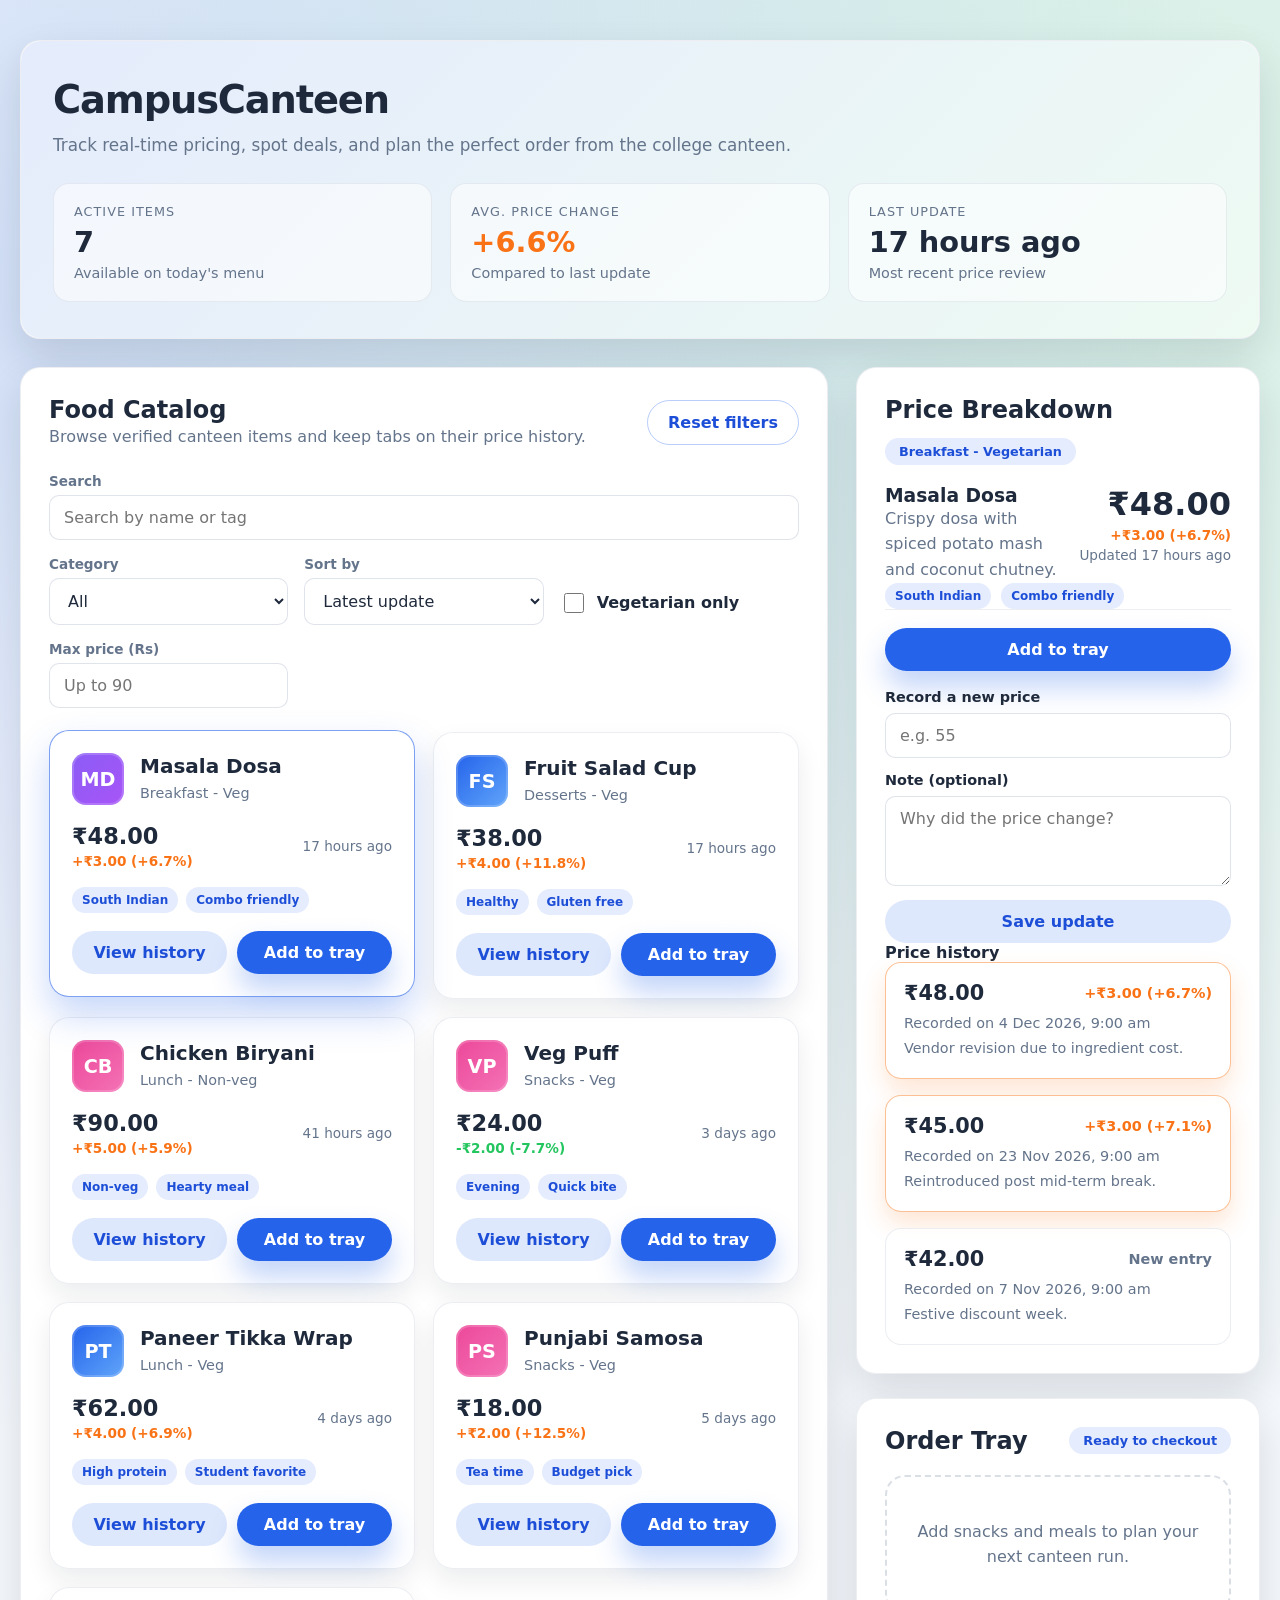
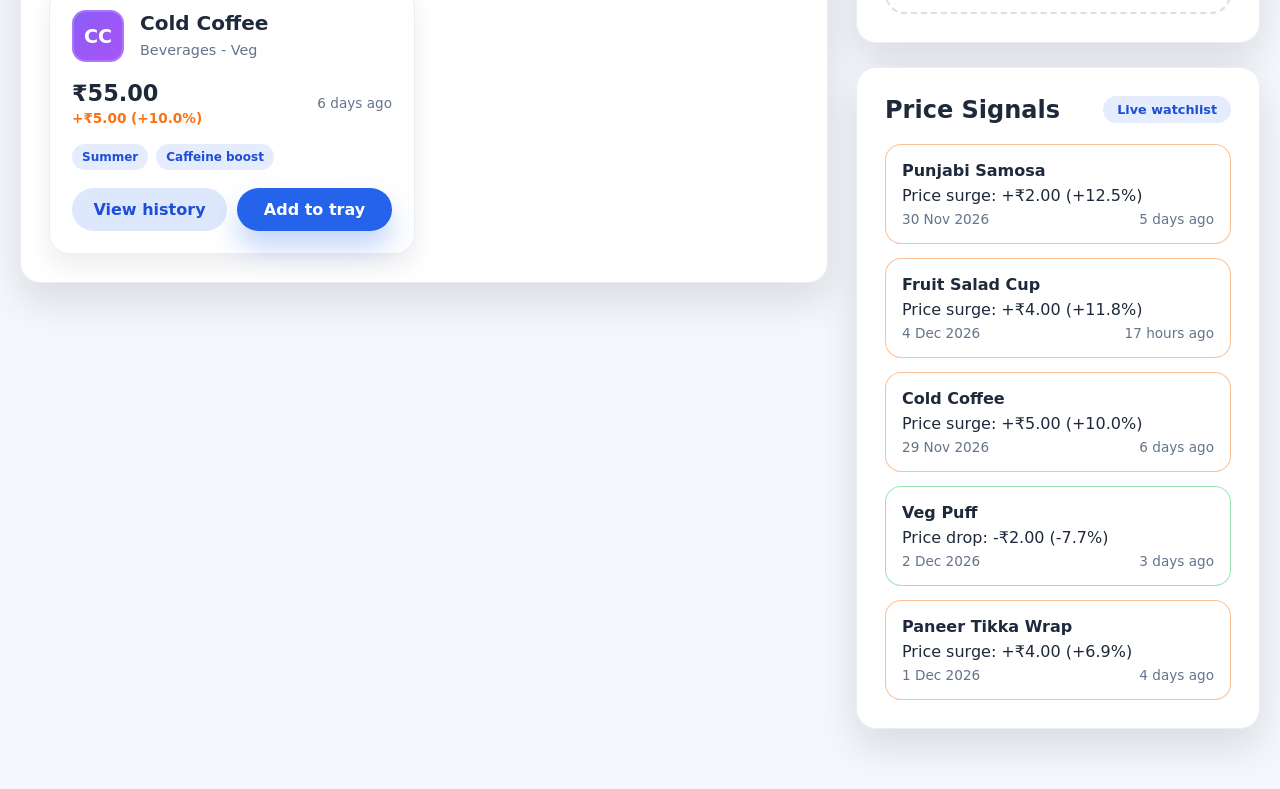
<file: index.html>
<!DOCTYPE html>
<html lang="en">
<head>
    <meta charset="UTF-8">
    <meta name="viewport" content="width=device-width, initial-scale=1.0">
    <title>CampusCanteen | Food Price Tracker</title>
    <link rel="stylesheet" href="./assets/styles.css">
    <script defer src="./scripts/app.js"></script>
</head>
<body>
    <div class="app-shell">
        <header class="topbar card">
            <div class="branding">
                <h1>CampusCanteen</h1>
                <p>Track real-time pricing, spot deals, and plan the perfect order from the college canteen.</p>
            </div>
            <div class="topbar-stats">
                <article class="stat">
                    <span class="label">Active Items</span>
                    <span class="value" data-stat-items>0</span>
                    <span class="helper">Available on today's menu</span>
                </article>
                <article class="stat">
                    <span class="label">Avg. Price Change</span>
                    <span class="value" data-stat-change>0%</span>
                    <span class="helper">Compared to last update</span>
                </article>
                <article class="stat">
                    <span class="label">Last Update</span>
                    <span class="value" data-stat-updated>--</span>
                    <span class="helper">Most recent price review</span>
                </article>
            </div>
        </header>

        <main class="dashboard">
            <section class="catalog card">
                <div class="catalog-header">
                    <div>
                        <h2>Food Catalog</h2>
                        <p>Browse verified canteen items and keep tabs on their price history.</p>
                    </div>
                    <button type="button" class="ghost" data-action="reset-filters">Reset filters</button>
                </div>

                <form class="filters" autocomplete="off">
                    <label class="search">
                        <span class="label">Search</span>
                        <input type="search" name="search" placeholder="Search by name or tag" data-filter-search>
                    </label>
                    <label>
                        <span class="label">Category</span>
                        <select name="category" data-filter-category>
                            <option value="all">All</option>
                        </select>
                    </label>
                    <label>
                        <span class="label">Sort by</span>
                        <select name="sort" data-filter-sort>
                            <option value="updated-desc">Latest update</option>
                            <option value="price-asc">Price: Low to High</option>
                            <option value="price-desc">Price: High to Low</option>
                            <option value="name-asc">Name: A to Z</option>
                        </select>
                    </label>
                    <label class="toggle">
                        <input type="checkbox" data-filter-veg>
                        <span>Vegetarian only</span>
                    </label>
                    <label>
                        <span class="label">Max price (Rs)</span>
                        <input type="number" min="0" step="1" data-filter-max-price placeholder="No limit">
                    </label>
                </form>

                <div class="item-grid" data-item-grid>
                    <p class="empty-state">No items match your filters yet. Try tweaking the search criteria.</p>
                </div>
            </section>

            <aside class="sidebars">
                <section class="panel card" data-selected-panel>
                    <header class="panel-header">
                        <h2>Price Breakdown</h2>
                        <span class="chip" data-selected-chip>Pick an item to view insights</span>
                    </header>
                    <div class="selected-item" data-selected-item>
                        <p class="empty-state">Select an item from the catalog to review its price history and record changes.</p>
                    </div>
                </section>

                <section class="panel card" data-cart-panel>
                    <header class="panel-header">
                        <h2>Order Tray</h2>
                        <span class="chip" data-cart-chip>Ready to checkout</span>
                    </header>
                    <div class="cart" data-cart-container>
                        <p class="empty-state">Add snacks and meals to plan your next canteen run.</p>
                    </div>
                </section>

                <section class="panel card" data-insights-panel>
                    <header class="panel-header">
                        <h2>Price Signals</h2>
                        <span class="chip">Live watchlist</span>
                    </header>
                    <ul class="signal-list" data-signal-list>
                        <li class="empty-state">Price drops and surges appear here as you add updates.</li>
                    </ul>
                </section>
            </aside>
        </main>
    </div>
</body>
</html>
</file>
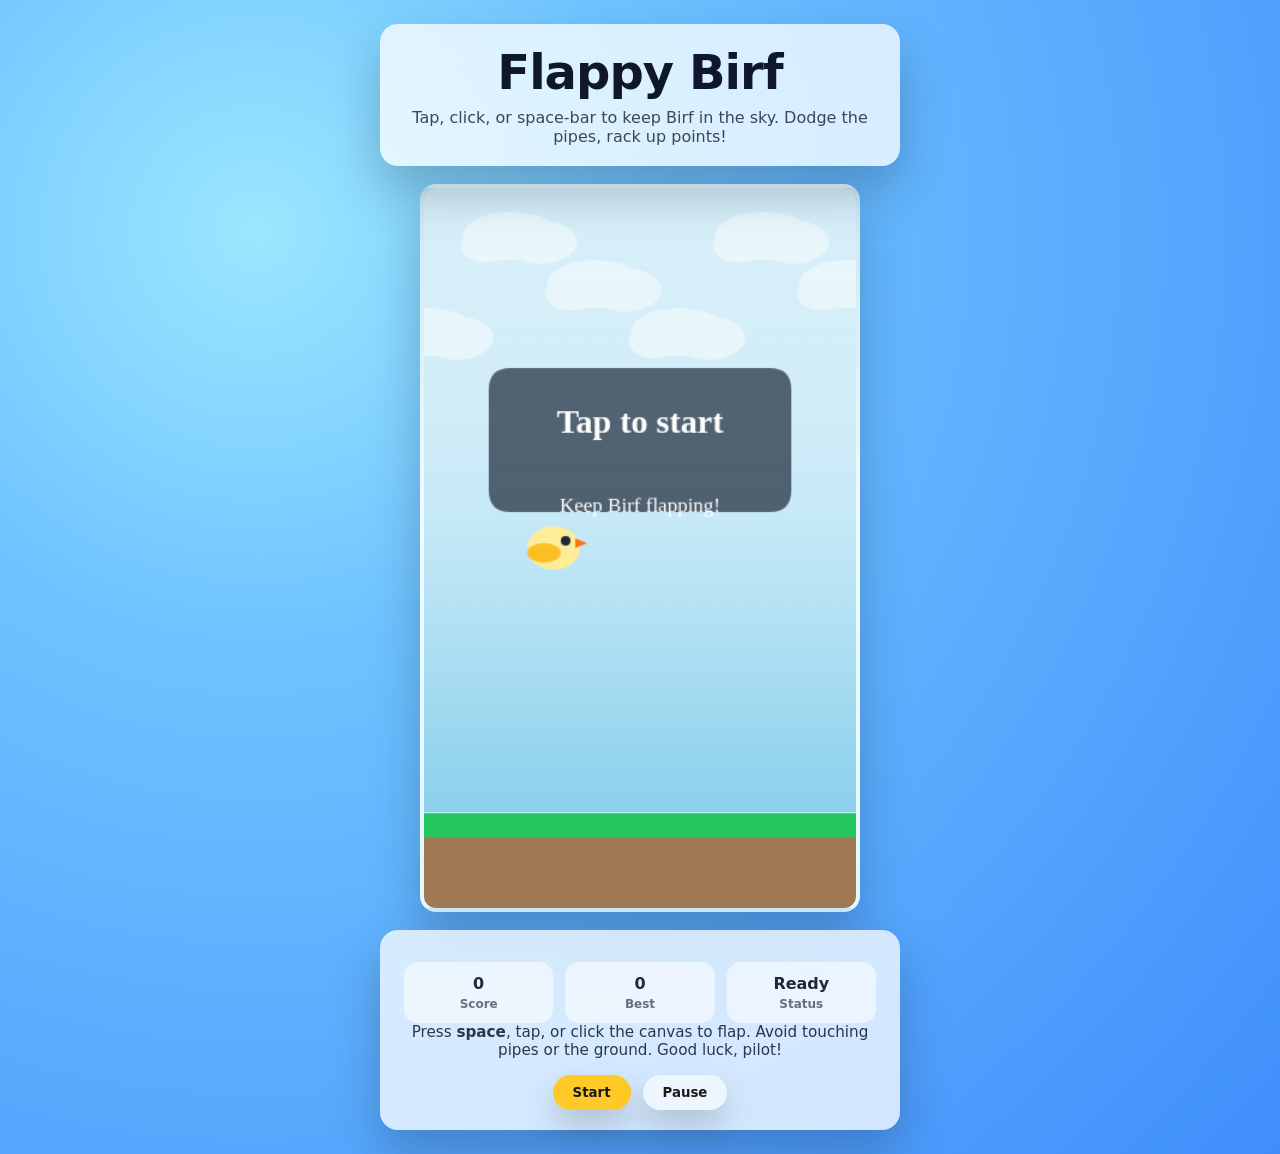
<file: inde.html>
<!doctype html>
<html lang="en">
<head>
    <meta charset="utf-8">
    <meta name="viewport" content="width=device-width, initial-scale=1">
    <title>Flappy Birf</title>
    <style>
        :root {
            color-scheme: light dark;
            --bg: radial-gradient(circle at 20% 20%, #9be7ff 0%, #6ec3ff 30%, #3f8efc 100%);
            --card: rgba(255, 255, 255, 0.75);
            --text: #0f172a;
            --accent: #ffca28;
            --shadow: 0 24px 48px rgba(15, 23, 42, 0.25);
        }

        @media (prefers-color-scheme: dark) {
            :root {
                --bg: radial-gradient(circle at 20% 20%, #334155 0%, #1e293b 60%, #0f172a 100%);
                --card: rgba(15, 23, 42, 0.72);
                --text: #e2e8f0;
                --accent: #fbbf24;
                --shadow: 0 20px 44px rgba(0, 0, 0, 0.45);
            }
        }

        * {
            box-sizing: border-box;
        }

        body {
            margin: 0;
            min-height: 100vh;
            font-family: "Inter", "Segoe UI", system-ui, sans-serif;
            display: flex;
            align-items: center;
            justify-content: center;
            background: var(--bg);
            color: var(--text);
            padding: 24px;
        }

        .game-wrapper {
            width: min(520px, 100%);
            display: grid;
            gap: 18px;
            justify-items: center;
            text-align: center;
        }

        .panel {
            width: 100%;
            background: var(--card);
            backdrop-filter: blur(16px);
            border-radius: 18px;
            padding: 20px 24px;
            box-shadow: var(--shadow);
        }

        h1 {
            margin: 0 0 8px;
            font-size: clamp(2.2rem, 5vw, 3rem);
            letter-spacing: -0.02em;
        }

        .tagline {
            margin: 0;
            opacity: 0.78;
        }

        canvas {
            width: 100%;
            height: auto;
            max-width: 440px;
            border-radius: 16px;
            border: 4px solid rgba(255, 255, 255, 0.55);
            background:
                linear-gradient(#87ceeb 0%, #e0f6ff 45%, #c1f0ff 100%);
            box-shadow: var(--shadow);
        }

        .scoreboard {
            display: grid;
            grid-template-columns: repeat(3, minmax(0, 1fr));
            gap: 12px;
            margin-top: 12px;
        }

        .stat {
            background: rgba(255, 255, 255, 0.55);
            border-radius: 14px;
            padding: 12px;
            font-weight: 600;
            color: #1f2937;
        }

        .stat span {
            display: block;
            font-size: 0.75rem;
            opacity: 0.65;
            margin-top: 4px;
        }

        @media (prefers-color-scheme: dark) {
            .stat {
                background: rgba(15, 23, 42, 0.6);
                color: #e2e8f0;
            }

            canvas {
                border-color: rgba(148, 163, 184, 0.36);
            }
        }

        .hint {
            margin: 0;
            font-size: 0.95rem;
            opacity: 0.85;
        }

        .actions {
            margin-top: 16px;
            display: flex;
            justify-content: center;
            gap: 12px;
            flex-wrap: wrap;
        }

        button {
            border: none;
            border-radius: 999px;
            padding: 10px 20px;
            font-weight: 600;
            font-family: inherit;
            cursor: pointer;
            background: var(--accent);
            color: #1c1917;
            box-shadow: 0 16px 32px rgba(0, 0, 0, 0.18);
            transition: transform 160ms ease, box-shadow 160ms ease;
        }

        button:hover {
            transform: translateY(-2px);
            box-shadow: 0 20px 36px rgba(0, 0, 0, 0.22);
        }

        button:active {
            transform: translateY(1px);
        }

        .ghost {
            background: rgba(255, 255, 255, 0.6);
        }
    </style>
</head>
<body>
    <div class="game-wrapper">
        <div class="panel">
            <h1>Flappy Birf</h1>
            <p class="tagline">Tap, click, or space-bar to keep Birf in the sky. Dodge the pipes, rack up points!</p>
        </div>

        <canvas id="game" width="360" height="600" aria-label="Flappy Birf game area" role="img"></canvas>

        <div class="panel">
            <div class="scoreboard">
                <div class="stat">
                    <div id="score">0</div>
                    <span>Score</span>
                </div>
                <div class="stat">
                    <div id="best">0</div>
                    <span>Best</span>
                </div>
                <div class="stat">
                    <div id="status">Ready</div>
                    <span>Status</span>
                </div>
            </div>
            <p class="hint">Press <strong>space</strong>, tap, or click the canvas to flap. Avoid touching pipes or the ground. Good luck, pilot!</p>
            <div class="actions">
                <button id="startButton">Start</button>
                <button id="pauseButton" class="ghost">Pause</button>
            </div>
        </div>
    </div>

    <script>
        const canvas = document.getElementById("game");
        const ctx = canvas.getContext("2d");
        const scoreEl = document.getElementById("score");
        const bestEl = document.getElementById("best");
        const statusEl = document.getElementById("status");
        const startButton = document.getElementById("startButton");
        const pauseButton = document.getElementById("pauseButton");

        const GROUND_HEIGHT = 80;
        const BIRD = {
            x: canvas.width * 0.3,
            y: canvas.height / 2,
            radius: 18,
            velocity: 0
        };

        const SETTINGS = {
            gravity: 0.35,
            jumpStrength: -7.8,
            pipeSpeed: 2.8,
            pipeGap: 150,
            pipeWidth: 70,
            spawnInterval: 1500
        };

        const COLORS = {
            bird: "#ffec99",
            wing: "#fbbf24",
            eye: "#1f2937",
            pipe: "#38bdf8",
            pipeDark: "#0284c7",
            ground: "#9f7a54",
            grass: "#22c55e"
        };

        let pipes = [];
        let lastSpawn = 0;
        let score = 0;
        let bestScore = Number(localStorage.getItem("flappy-birf-best")) || 0;
        let animationId = null;
        let lastTime = 0;
        let state = "ready"; // ready, playing, paused, dead

        bestEl.textContent = bestScore.toString();

        function resetGame() {
            pipes = [];
            score = 0;
            BIRD.y = canvas.height / 2;
            BIRD.velocity = 0;
            lastSpawn = 0;
            lastTime = performance.now();
            scoreEl.textContent = "0";
            updateStatus("Ready");
            renderFrame(lastTime);
        }

        function startGame() {
            if (state === "playing") {
                return;
            }
            if (state === "dead") {
                resetGame();
            }
            state = "playing";
            updateStatus("Flying");
            lastTime = performance.now();
            cancelAnimationFrame(animationId);
            animationId = requestAnimationFrame(loop);
        }

        function pauseGame() {
            if (state !== "playing") {
                return;
            }
            state = "paused";
            updateStatus("Paused");
            cancelAnimationFrame(animationId);
        }

        function resumeGame() {
            if (state !== "paused") {
                return;
            }
            state = "playing";
            updateStatus("Flying");
            lastTime = performance.now();
            animationId = requestAnimationFrame(loop);
        }

        function handlePauseClick() {
            if (state === "playing") {
                pauseGame();
                pauseButton.textContent = "Resume";
            } else if (state === "paused") {
                resumeGame();
                pauseButton.textContent = "Pause";
            }
        }

        function updateStatus(text) {
            statusEl.textContent = text;
        }

        function spawnPipe() {
            const margin = 50;
            const maxGapCenter = canvas.height - GROUND_HEIGHT - margin;
            const minGapCenter = margin;
            const gapCenter = Math.random() * (maxGapCenter - minGapCenter) + minGapCenter;
            pipes.push({
                x: canvas.width + SETTINGS.pipeWidth,
                gapCenter,
                scored: false
            });
        }

        function flap() {
            if (state === "ready") {
                startGame();
            }
            if (state !== "playing" && state !== "paused") {
                return;
            }
            if (state === "paused") {
                resumeGame();
            }
            BIRD.velocity = SETTINGS.jumpStrength;
        }

        function loop(timestamp) {
            const delta = timestamp - lastTime;
            lastTime = timestamp;

            update(delta);
            renderFrame(timestamp);

            if (state === "playing") {
                animationId = requestAnimationFrame(loop);
            }
        }

        function update(delta) {
            if (state !== "playing") {
                return;
            }

            BIRD.velocity += SETTINGS.gravity;
            BIRD.y += BIRD.velocity;

            if (BIRD.y - BIRD.radius < 0) {
                BIRD.y = BIRD.radius;
                BIRD.velocity = 0;
            }

            pipes.forEach(pipe => {
                pipe.x -= SETTINGS.pipeSpeed;
            });

            pipes = pipes.filter(pipe => pipe.x + SETTINGS.pipeWidth > -10);

            if (lastSpawn === 0 || performance.now() - lastSpawn > SETTINGS.spawnInterval) {
                spawnPipe();
                lastSpawn = performance.now();
            }

            pipes.forEach(pipe => {
                const halfGap = SETTINGS.pipeGap / 2;
                const topPipeBottom = pipe.gapCenter - halfGap;
                const bottomPipeTop = pipe.gapCenter + halfGap;

                if (!pipe.scored && pipe.x + SETTINGS.pipeWidth < BIRD.x - BIRD.radius) {
                    pipe.scored = true;
                    score += 1;
                    scoreEl.textContent = score.toString();
                    if (score > bestScore) {
                        bestScore = score;
                        bestEl.textContent = bestScore.toString();
                        localStorage.setItem("flappy-birf-best", bestScore);
                    }
                }

                const inPipeX = BIRD.x + BIRD.radius > pipe.x && BIRD.x - BIRD.radius < pipe.x + SETTINGS.pipeWidth;
                const hitTop = BIRD.y - BIRD.radius < topPipeBottom;
                const hitBottom = BIRD.y + BIRD.radius > bottomPipeTop;

                if (inPipeX && (hitTop || hitBottom)) {
                    gameOver();
                }
            });

            if (BIRD.y + BIRD.radius >= canvas.height - GROUND_HEIGHT) {
                BIRD.y = canvas.height - GROUND_HEIGHT - BIRD.radius;
                gameOver();
            }
        }

        function gameOver() {
            if (state === "dead") {
                return;
            }
            state = "dead";
            updateStatus("Birf bonked!");
            pauseButton.textContent = "Pause";
            cancelAnimationFrame(animationId);
        }

        function renderFrame(timestamp) {
            ctx.clearRect(0, 0, canvas.width, canvas.height);
            drawBackground();
            drawPipes();
            drawGround(timestamp);
            drawBird();

            if (state === "ready") {
                drawMessage("Tap to start", "Keep Birf flapping!");
            } else if (state === "dead") {
                drawMessage("Birf bonked!", "Press Start to try again");
            } else if (state === "paused") {
                drawMessage("Paused", "Press Resume to continue");
            }
        }

        function drawBackground() {
            const skyGradient = ctx.createLinearGradient(0, 0, 0, canvas.height - GROUND_HEIGHT);
            skyGradient.addColorStop(0, "rgba(255, 255, 255, 0.65)");
            skyGradient.addColorStop(1, "rgba(135, 206, 235, 0.95)");
            ctx.fillStyle = skyGradient;
            ctx.fillRect(0, 0, canvas.width, canvas.height - GROUND_HEIGHT);

            ctx.fillStyle = "rgba(255, 255, 255, 0.45)";
            for (let i = 0; i < 8; i++) {
                const cloudX = (i * 70 + (performance.now() / 20)) % (canvas.width + 140) - 140;
                const cloudY = 40 + (i % 3) * 40;
                ctx.beginPath();
                ctx.ellipse(cloudX, cloudY, 40, 20, 0, 0, Math.PI * 2);
                ctx.ellipse(cloudX + 25, cloudY + 5, 30, 18, 0, 0, Math.PI * 2);
                ctx.ellipse(cloudX - 20, cloudY + 8, 22, 14, 0, 0, Math.PI * 2);
                ctx.fill();
            }
        }

        function drawPipes() {
            pipes.forEach(pipe => {
                const halfGap = SETTINGS.pipeGap / 2;
                const topPipeHeight = pipe.gapCenter - halfGap;
                const bottomPipeY = pipe.gapCenter + halfGap;

                ctx.fillStyle = COLORS.pipe;
                ctx.fillRect(pipe.x, 0, SETTINGS.pipeWidth, topPipeHeight);
                ctx.fillRect(pipe.x - 6, topPipeHeight - 16, SETTINGS.pipeWidth + 12, 16);

                ctx.fillRect(pipe.x, bottomPipeY, SETTINGS.pipeWidth, canvas.height - GROUND_HEIGHT - bottomPipeY);
                ctx.fillRect(pipe.x - 6, bottomPipeY, SETTINGS.pipeWidth + 12, 16);

                ctx.fillStyle = COLORS.pipeDark;
                ctx.fillRect(pipe.x + SETTINGS.pipeWidth - 10, 0, 10, topPipeHeight);
                ctx.fillRect(pipe.x + SETTINGS.pipeWidth - 10, bottomPipeY, 10, canvas.height - GROUND_HEIGHT - bottomPipeY);
            });
        }

        function drawGround(timestamp) {
            const wave = Math.sin(timestamp / 200) * 4;
            ctx.fillStyle = COLORS.grass;
            ctx.fillRect(0, canvas.height - GROUND_HEIGHT + wave, canvas.width, 20);
            ctx.fillStyle = COLORS.ground;
            ctx.fillRect(0, canvas.height - GROUND_HEIGHT + 20 + wave, canvas.width, GROUND_HEIGHT - 20 - wave);
        }

        function drawBird() {
            ctx.save();
            ctx.translate(BIRD.x, BIRD.y);
            const rotation = Math.max(-0.6, Math.min(0.6, BIRD.velocity / 10));
            ctx.rotate(rotation);

            ctx.fillStyle = COLORS.bird;
            ctx.beginPath();
            ctx.ellipse(0, 0, BIRD.radius + 4, BIRD.radius, 0, 0, Math.PI * 2);
            ctx.fill();

            ctx.fillStyle = COLORS.wing;
            ctx.beginPath();
            ctx.ellipse(-8, 4, 14, 8, 0, 0, Math.PI * 2);
            ctx.fill();

            ctx.fillStyle = COLORS.eye;
            ctx.beginPath();
            ctx.arc(10, -6, 4, 0, Math.PI * 2);
            ctx.fill();

            ctx.fillStyle = "#f97316";
            ctx.beginPath();
            ctx.moveTo(18, 0);
            ctx.lineTo(28, -4);
            ctx.lineTo(18, -8);
            ctx.closePath();
            ctx.fill();

            ctx.restore();
        }

        function drawMessage(title, subtitle) {
            ctx.save();
            ctx.fillStyle = "rgba(15, 23, 42, 0.65)";
            ctx.roundRect(canvas.width * 0.15, canvas.height * 0.25, canvas.width * 0.7, 120, 18);
            ctx.fill();

            ctx.fillStyle = "white";
            ctx.font = "bold 28px Inter";
            ctx.textAlign = "center";
            ctx.fillText(title, canvas.width / 2, canvas.height * 0.34);

            ctx.font = "17px Inter";
            ctx.fillText(subtitle, canvas.width / 2, canvas.height * 0.39 + 36);
            ctx.restore();
        }

        CanvasRenderingContext2D.prototype.roundRect = function (x, y, width, height, radius) {
            if (typeof radius === "number") {
                radius = { tl: radius, tr: radius, br: radius, bl: radius };
            } else {
                const defaultRadius = { tl: 0, tr: 0, br: 0, bl: 0 };
                for (const side in defaultRadius) {
                    radius[side] = radius[side] || defaultRadius[side];
                }
            }

            this.beginPath();
            this.moveTo(x + radius.tl, y);
            this.lineTo(x + width - radius.tr, y);
            this.quadraticCurveTo(x + width, y, x + width, y + radius.tr);
            this.lineTo(x + width, y + height - radius.br);
            this.quadraticCurveTo(x + width, y + height, x + width - radius.br, y + height);
            this.lineTo(x + radius.bl, y + height);
            this.quadraticCurveTo(x, y + height, x, y + height - radius.bl);
            this.lineTo(x, y + radius.tl);
            this.quadraticCurveTo(x, y, x + radius.tl, y);
            this.closePath();
            return this;
        };

        document.addEventListener("keydown", event => {
            if (event.code === "Space") {
                event.preventDefault();
                flap();
            }
        });

        canvas.addEventListener("pointerdown", flap);
        startButton.addEventListener("click", startGame);
        pauseButton.addEventListener("click", handlePauseClick);

        resetGame();
    </script>
</body>
</html>
</file>
<file: assets/styles.css>
:root {
    color-scheme: light;
    --bg: #f4f7fb;
    --bg-dark: #0f172a;
    --surface: #ffffff;
    --surface-dark: rgba(15, 23, 42, 0.75);
    --text: #1e293b;
    --text-muted: #64748b;
    --primary: #2563eb;
    --primary-soft: rgba(37, 99, 235, 0.12);
    --primary-strong: #1d4ed8;
    --accent: #22c55e;
    --danger: #ef4444;
    --radius-lg: 20px;
    --radius-md: 16px;
    --radius-sm: 10px;
    --shadow: 0 18px 40px rgba(15, 23, 42, 0.12);
    --shadow-soft: 0 12px 26px rgba(15, 23, 42, 0.08);
    --border: 1px solid rgba(148, 163, 184, 0.18);
    --font-sans: "Inter", "Segoe UI", system-ui, -apple-system, BlinkMacSystemFont, sans-serif;
}

@media (prefers-color-scheme: dark) {
    :root {
        color-scheme: dark;
        --bg: #0f172a;
        --surface: rgba(15, 23, 42, 0.7);
        --text: #e2e8f0;
        --text-muted: #94a3b8;
        --primary-soft: rgba(59, 130, 246, 0.22);
        --shadow: 0 26px 48px rgba(2, 6, 23, 0.55);
        --border: 1px solid rgba(148, 163, 184, 0.24);
    }
}

* {
    box-sizing: border-box;
}

body {
    margin: 0;
    font-family: var(--font-sans);
    background:
        radial-gradient(circle at 8% 12%, rgba(37, 99, 235, 0.16), transparent 48%),
        radial-gradient(circle at 88% 8%, rgba(34, 197, 94, 0.14), transparent 50%),
        var(--bg);
    color: var(--text);
    min-height: 100vh;
    padding: 40px 20px 60px;
}

h1, h2, h3, h4, h5, h6 {
    font-family: var(--font-sans);
    font-weight: 700;
    color: inherit;
    margin: 0;
}

p {
    margin: 0;
    line-height: 1.6;
}

a {
    color: inherit;
}

.app-shell {
    max-width: 1280px;
    margin: 0 auto;
    display: grid;
    gap: 28px;
}

.card {
    background: var(--surface);
    border-radius: var(--radius-lg);
    box-shadow: var(--shadow);
    border: var(--border);
    padding: 28px;
    backdrop-filter: blur(16px);
}

.topbar {
    display: grid;
    gap: 24px;
    padding: 36px 32px;
    position: relative;
    overflow: hidden;
}

.topbar::after {
    content: "";
    position: absolute;
    inset: 0;
    background: linear-gradient(135deg, rgba(37, 99, 235, 0.12), rgba(34, 197, 94, 0.08));
    pointer-events: none;
    z-index: 0;
    border-radius: inherit;
}

.topbar > * {
    position: relative;
    z-index: 1;
}

.branding {
    display: grid;
    gap: 10px;
}

.branding h1 {
    font-size: clamp(2.2rem, 3vw, 2.8rem);
    letter-spacing: -0.03em;
}

.branding p {
    color: var(--text-muted);
    font-size: 1.05rem;
}

.topbar-stats {
    display: grid;
    gap: 18px;
}

@media (min-width: 720px) {
    .topbar-stats {
        grid-template-columns: repeat(3, minmax(0, 1fr));
    }
}

.stat {
    display: grid;
    gap: 6px;
    background: rgba(255, 255, 255, 0.55);
    border-radius: var(--radius-md);
    padding: 20px;
    border: 1px solid rgba(148, 163, 184, 0.18);
}

@media (prefers-color-scheme: dark) {
    .stat {
        background: rgba(15, 23, 42, 0.65);
    }
}

.stat .label {
    font-size: 0.8rem;
    letter-spacing: 0.08em;
    text-transform: uppercase;
    color: var(--text-muted);
}

.stat .value {
    font-size: 1.8rem;
    font-weight: 700;
}

.stat .helper {
    font-size: 0.9rem;
    color: var(--text-muted);
}

.dashboard {
    display: grid;
    gap: 28px;
}

@media (min-width: 1100px) {
    .dashboard {
        grid-template-columns: minmax(0, 2fr) minmax(320px, 1fr);
        align-items: flex-start;
    }
}

.catalog {
    display: grid;
    gap: 24px;
}

.catalog-header {
    display: flex;
    flex-wrap: wrap;
    align-items: center;
    justify-content: space-between;
    gap: 18px;
}

.catalog-header p {
    color: var(--text-muted);
}

.filters {
    display: grid;
    gap: 16px;
    grid-template-columns: repeat(auto-fit, minmax(180px, 1fr));
}

.filters input,
.filters select,
.filters textarea {
    width: 100%;
    padding: 12px 14px;
    border-radius: var(--radius-sm);
    border: 1px solid rgba(148, 163, 184, 0.3);
    font: inherit;
    color: inherit;
    background: rgba(255, 255, 255, 0.86);
    transition: border 0.2s ease, box-shadow 0.2s ease;
}

.filters input:focus,
.filters select:focus,
.filters textarea:focus {
    outline: none;
    border-color: rgba(37, 99, 235, 0.55);
    box-shadow: 0 0 0 4px rgba(37, 99, 235, 0.2);
}

.filters .label {
    display: block;
    font-size: 0.85rem;
    font-weight: 600;
    margin-bottom: 6px;
    color: var(--text-muted);
}

.filters .toggle {
    display: flex;
    align-items: center;
    gap: 10px;
    padding-top: 24px;
    font-weight: 600;
}

.filters .toggle input {
    width: 20px;
    height: 20px;
}

.filters .search {
    grid-column: 1 / -1;
}

.item-grid {
    display: grid;
    gap: 18px;
}

@media (min-width: 680px) {
    .item-grid {
        grid-template-columns: repeat(auto-fill, minmax(240px, 1fr));
    }
}

.empty-state {
    margin: 0;
    text-align: center;
    padding: 42px 18px;
    border-radius: var(--radius-lg);
    border: 2px dashed rgba(148, 163, 184, 0.35);
    color: var(--text-muted);
    background: rgba(255, 255, 255, 0.7);
}

.item-card {
    display: grid;
    gap: 18px;
    padding: 22px;
    border-radius: var(--radius-lg);
    border: var(--border);
    background: rgba(255, 255, 255, 0.78);
    box-shadow: var(--shadow-soft);
    transition: transform 0.18s ease, box-shadow 0.18s ease;
}

@media (prefers-color-scheme: dark) {
    .item-card {
        background: rgba(15, 23, 42, 0.75);
    }
}

.item-card:hover {
    transform: translateY(-4px);
    box-shadow: 0 18px 32px rgba(15, 23, 42, 0.2);
}

.item-card--active {
    border-color: rgba(37, 99, 235, 0.6);
    box-shadow: 0 18px 36px rgba(37, 99, 235, 0.25);
    transform: translateY(-2px);
}

.item-card__header {
    display: grid;
    grid-template-columns: auto 1fr;
    gap: 16px;
    align-items: center;
}

.item-card__avatar {
    width: 52px;
    height: 52px;
    border-radius: 14px;
    display: grid;
    place-items: center;
    font-weight: 700;
    font-size: 1.2rem;
    color: #fff;
    background: var(--primary);
    box-shadow: inset 0 0 0 2px rgba(255, 255, 255, 0.18);
}

.item-card__title {
    font-size: 1.25rem;
    margin-bottom: 4px;
}

.item-card__subtitle {
    margin: 0;
    color: var(--text-muted);
    font-size: 0.9rem;
}

.item-card__meta {
    display: flex;
    align-items: center;
    justify-content: space-between;
    flex-wrap: wrap;
    gap: 10px;
}

.price {
    display: grid;
    gap: 4px;
}

.price__value {
    font-size: 1.4rem;
    font-weight: 700;
}

.price__delta {
    font-size: 0.85rem;
    font-weight: 600;
}

.price__delta--up {
    color: #f97316;
}

.price__delta--down {
    color: var(--accent);
}

.price__delta--flat {
    color: var(--text-muted);
}

.item-card__updated {
    font-size: 0.85rem;
    color: var(--text-muted);
}

.item-card__tags {
    display: flex;
    flex-wrap: wrap;
    gap: 8px;
}

.tag {
    font-size: 0.75rem;
    font-weight: 600;
    padding: 6px 10px;
    border-radius: 999px;
    background: rgba(37, 99, 235, 0.12);
    color: var(--primary-strong);
}

.item-card__actions {
    display: grid;
    gap: 10px;
}

@media (min-width: 520px) {
    .item-card__actions {
        grid-template-columns: repeat(2, minmax(0, 1fr));
    }
}

button {
    font: inherit;
    padding: 12px 20px;
    border-radius: 999px;
    border: none;
    cursor: pointer;
    font-weight: 600;
    transition: transform 0.18s ease, box-shadow 0.18s ease, background 0.18s ease;
}

button:focus-visible {
    outline: 3px solid rgba(37, 99, 235, 0.45);
    outline-offset: 2px;
}

.primary {
    background: var(--primary);
    color: #fff;
    box-shadow: 0 16px 28px rgba(37, 99, 235, 0.28);
}

.primary:hover {
    background: var(--primary-strong);
    transform: translateY(-1px);
}

.ghost {
    background: transparent;
    color: var(--primary-strong);
    border: 1px solid rgba(37, 99, 235, 0.32);
}

.ghost:hover {
    background: rgba(37, 99, 235, 0.1);
}

.secondary {
    background: rgba(37, 99, 235, 0.15);
    color: var(--primary-strong);
}

.secondary:hover {
    background: rgba(37, 99, 235, 0.25);
}

.danger {
    background: rgba(239, 68, 68, 0.15);
    color: #b91c1c;
}

.danger:hover {
    background: rgba(239, 68, 68, 0.25);
}

.sidebars {
    display: grid;
    gap: 24px;
    position: sticky;
    top: 32px;
}

@media (max-width: 1099px) {
    .sidebars {
        position: static;
    }
}

.panel {
    display: grid;
    gap: 20px;
}

.panel-header {
    display: flex;
    align-items: center;
    justify-content: space-between;
    gap: 14px;
    flex-wrap: wrap;
}

.chip {
    display: inline-flex;
    align-items: center;
    gap: 6px;
    padding: 6px 14px;
    border-radius: 999px;
    background: rgba(37, 99, 235, 0.12);
    color: var(--primary-strong);
    font-size: 0.8rem;
    font-weight: 600;
}

.selected-item__header {
    display: grid;
    gap: 16px;
}

@media (min-width: 540px) {
    .selected-item__header {
        grid-template-columns: 1fr auto;
        align-items: flex-start;
    }
}

.selected-item__price {
    display: grid;
    gap: 4px;
    text-align: right;
}

.selected-item__price .price__value {
    font-size: 2rem;
}

.selected-item__desc {
    color: var(--text-muted);
}

.selected-item__tags {
    display: flex;
    flex-wrap: wrap;
    gap: 10px;
}

.selected-item__actions {
    border-top: 1px solid rgba(148, 163, 184, 0.18);
    padding-top: 18px;
    display: grid;
    gap: 18px;
}

.price-form {
    display: grid;
    gap: 14px;
}

.price-form__row {
    display: grid;
    gap: 8px;
}

.price-form__row label {
    font-weight: 600;
    font-size: 0.9rem;
}

.price-form input,
.price-form textarea {
    width: 100%;
    padding: 12px 14px;
    border-radius: var(--radius-sm);
    border: 1px solid rgba(148, 163, 184, 0.3);
    font: inherit;
    background: rgba(255, 255, 255, 0.88);
}

.price-form textarea {
    resize: vertical;
    min-height: 90px;
}

.history-list {
    list-style: none;
    margin: 0;
    padding: 0;
    display: grid;
    gap: 16px;
}

.history-entry {
    padding: 18px;
    border-radius: var(--radius-md);
    border: 1px solid rgba(148, 163, 184, 0.2);
    background: rgba(255, 255, 255, 0.82);
    display: grid;
    gap: 10px;
}

.history-entry--drop {
    border-color: rgba(34, 197, 94, 0.4);
    box-shadow: 0 12px 24px rgba(34, 197, 94, 0.16);
}

.history-entry--surge {
    border-color: rgba(249, 115, 22, 0.45);
    box-shadow: 0 12px 24px rgba(249, 115, 22, 0.18);
}

.history-entry__headline {
    display: flex;
    align-items: center;
    justify-content: space-between;
    gap: 16px;
    flex-wrap: wrap;
}

.history-entry__price {
    font-size: 1.3rem;
    font-weight: 700;
}

.history-entry__delta {
    font-size: 0.9rem;
    font-weight: 600;
}

.history-entry__meta {
    display: grid;
    gap: 6px;
    color: var(--text-muted);
    font-size: 0.9rem;
}

.history-entry__note {
    margin: 0;
    color: inherit;
}

.cart {
    display: grid;
    gap: 18px;
}

.cart-list {
    list-style: none;
    margin: 0;
    padding: 0;
    display: grid;
    gap: 14px;
}

.cart-item {
    display: grid;
    gap: 12px;
    padding: 16px;
    border-radius: var(--radius-md);
    border: 1px solid rgba(148, 163, 184, 0.22);
    background: rgba(255, 255, 255, 0.86);
}

.cart-item__top {
    display: flex;
    align-items: center;
    justify-content: space-between;
    gap: 12px;
}

.cart-item__meta {
    color: var(--text-muted);
    font-size: 0.9rem;
}

.cart-item__actions {
    display: flex;
    align-items: center;
    gap: 8px;
}

.counter-button {
    width: 32px;
    height: 32px;
    border-radius: 999px;
    background: rgba(37, 99, 235, 0.12);
}

.cart-summary {
    display: grid;
    gap: 8px;
    font-weight: 600;
}

.cart-summary__row {
    display: flex;
    align-items: center;
    justify-content: space-between;
    font-size: 0.95rem;
    color: var(--text-muted);
}

.cart-summary__total {
    display: flex;
    align-items: center;
    justify-content: space-between;
    font-size: 1.2rem;
    font-weight: 700;
}

.signal-list {
    list-style: none;
    margin: 0;
    padding: 0;
    display: grid;
    gap: 14px;
}

.signal-item {
    display: grid;
    gap: 6px;
    padding: 16px;
    border-radius: var(--radius-md);
    border: 1px solid rgba(148, 163, 184, 0.22);
    background: rgba(255, 255, 255, 0.82);
}

.signal-item__title {
    font-weight: 700;
}

.signal-item__meta {
    display: flex;
    align-items: center;
    justify-content: space-between;
    font-size: 0.85rem;
    color: var(--text-muted);
}

.signal-item--drop {
    border-color: rgba(34, 197, 94, 0.45);
}

.signal-item--surge {
    border-color: rgba(249, 115, 22, 0.45);
}

.sr-only {
    position: absolute;
    width: 1px;
    height: 1px;
    padding: 0;
    margin: -1px;
    overflow: hidden;
    clip: rect(0, 0, 0, 0);
    border: 0;
}

@media (max-width: 640px) {
    body {
        padding: 22px 16px 48px;
    }

    .card {
        padding: 22px;
    }

    .topbar {
        padding: 28px;
    }

    .branding h1 {
        font-size: 2rem;
    }
}
</file>
